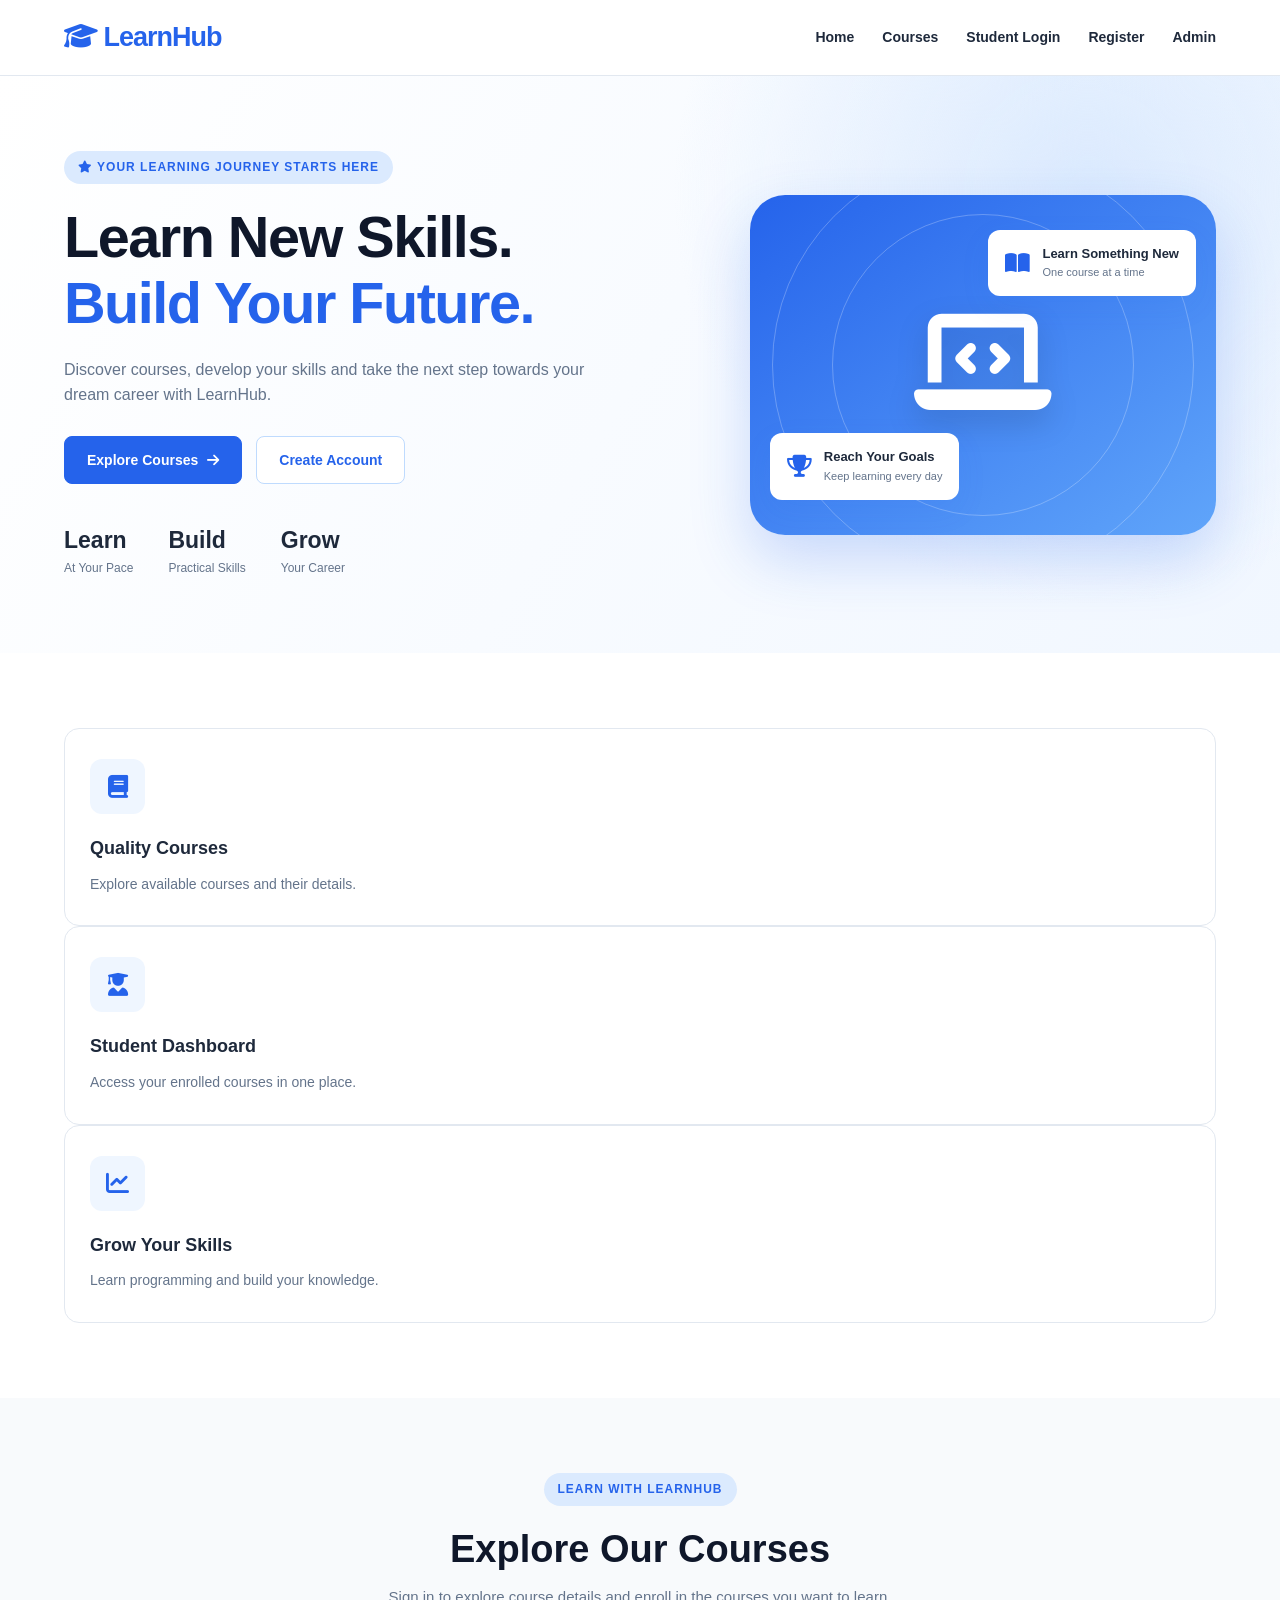
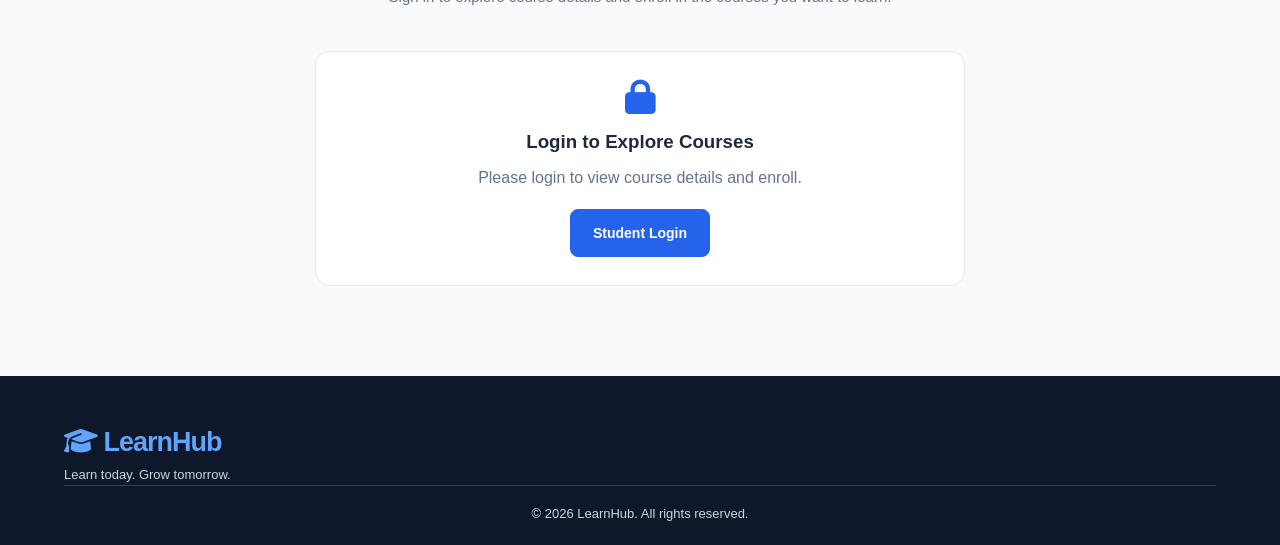
<file: index.html>
<!DOCTYPE html>
<html lang="en">
<head>
    <meta charset="UTF-8">
    <meta name="viewport" content="width=device-width, initial-scale=1.0">

    <title>LearnHub | Online Learning Platform</title>

    <link rel="stylesheet" href="style.css">
    <link rel="stylesheet" href="https://cdnjs.cloudflare.com/ajax/libs/font-awesome/6.5.2/css/all.min.css">
</head>

<body>

    <!-- NAVBAR -->
    <header class="navbar">
        <a href="index.html" class="logo">
            <i class="fa-solid fa-graduation-cap"></i>
            LearnHub
        </a>

        <nav class="nav-links">
            <a href="#home">Home</a>
            <a href="#courses">Courses</a>
            <a href="student-login.html">Student Login</a>
            <a href="student-register.html">Register</a>
            <a href="admin-login.html" class="admin-link">Admin</a>
        </nav>

        <button class="menu-toggle" id="menuToggle"
                aria-label="Toggle navigation">
            <i class="fa-solid fa-bars"></i>
        </button>
    </header>


    <!-- HERO SECTION -->
    <main>
        <section class="hero" id="home">

            <div class="hero-content">
                <span class="eyebrow">
                    <i class="fa-solid fa-star"></i>
                    YOUR LEARNING JOURNEY STARTS HERE
                </span>

                <h1>
                    Learn New Skills.<br>
                    <span>Build Your Future.</span>
                </h1>

                <p>
                    Discover courses, develop your skills and take
                    the next step towards your dream career with LearnHub.
                </p>

                <div class="hero-actions">
                    <a href="#courses" class="btn btn-primary">
                        Explore Courses
                        <i class="fa-solid fa-arrow-right"></i>
                    </a>

                    <a href="student-register.html"
                       class="btn btn-outline">
                        Create Account
                    </a>
                </div>

                <div class="hero-stats">
                    <div>
                        <strong>Learn</strong>
                        <span>At Your Pace</span>
                    </div>

                    <div>
                        <strong>Build</strong>
                        <span>Practical Skills</span>
                    </div>

                    <div>
                        <strong>Grow</strong>
                        <span>Your Career</span>
                    </div>
                </div>
            </div>

            <div class="hero-visual">
                <div class="visual-icon main-icon">
                    <i class="fa-solid fa-laptop-code"></i>
                </div>

                <div class="floating-card floating-top">
                    <i class="fa-solid fa-book-open"></i>
                    <div>
                        <strong>Learn Something New</strong>
                        <span>One course at a time</span>
                    </div>
                </div>

                <div class="floating-card floating-bottom">
                    <i class="fa-solid fa-trophy"></i>
                    <div>
                        <strong>Reach Your Goals</strong>
                        <span>Keep learning every day</span>
                    </div>
                </div>
            </div>

        </section>


        <!-- FEATURES -->
        <section class="features">
            <div class="feature-card">
                <div class="feature-icon">
                    <i class="fa-solid fa-book"></i>
                </div>
                <h3>Quality Courses</h3>
                <p>Explore available courses and their details.</p>
            </div>

            <div class="feature-card">
                <div class="feature-icon">
                    <i class="fa-solid fa-user-graduate"></i>
                </div>
                <h3>Student Dashboard</h3>
                <p>Access your enrolled courses in one place.</p>
            </div>

            <div class="feature-card">
                <div class="feature-icon">
                    <i class="fa-solid fa-chart-line"></i>
                </div>
                <h3>Grow Your Skills</h3>
                <p>Learn programming and build your knowledge.</p>
            </div>
        </section>


        <!-- COURSES SECTION -->
        <section class="section courses-section" id="courses">

            <div class="section-heading">
                <span class="eyebrow">LEARN WITH LEARNHUB</span>
                <h2>Explore Our Courses</h2>
                <p>
                    Sign in to explore course details and enroll
                    in the courses you want to learn.
                </p>
            </div>

            <!-- Shown when the student is not logged in -->
            <div id="courseLoginNotice" class="notice-card">
                <i class="fa-solid fa-lock"></i>

                <div>
                    <h3>Login to Explore Courses</h3>
                    <p>
                        Please login to view course details and enroll.
                    </p>
                </div>

                <a href="student-login.html" class="btn btn-primary">
                    Student Login
                </a>
            </div>

            <!-- Course search appears after login -->
            <div id="courseTools" class="course-tools hidden">

                <div class="search-box">
                    <i class="fa-solid fa-magnifying-glass"></i>

                    <input
                        type="text"
                        id="courseSearch"
                        placeholder="Search courses by name..."
                    >
                </div>

                <button class="btn btn-primary"
                        id="searchButton" type="button">
                    Search
                </button>

                <button class="btn btn-outline"
                        id="viewAllButton" type="button">
                    View All
                </button>
            </div>

            <p id="courseMessage" class="message" role="status"></p>

            <div id="courseList" class="course-grid"></div>

        </section>


        <!-- STUDENT DASHBOARD SHORTCUT -->
        <section class="student-cta hidden" id="studentShortcut">
            <div>
                <span class="eyebrow">WELCOME BACK</span>
                <h2>Hello, <span id="welcomeStudentName">Student</span>!</h2>
                <p>Continue your learning journey with your enrolled courses.</p>
            </div>

            <a href="student-dashboard.html" class="btn btn-primary">
                My Dashboard
                <i class="fa-solid fa-arrow-right"></i>
            </a>
        </section>

    </main>


    <!-- FOOTER -->
    <footer class="footer">
        <a href="index.html" class="logo">
            <i class="fa-solid fa-graduation-cap"></i>
            LearnHub
        </a>

        <p>Learn today. Grow tomorrow.</p>

        <p class="copyright">
            &copy; 2026 LearnHub. All rights reserved.
        </p>
    </footer>


    <!-- JavaScript -->
    <script src="script.js"></script>

</body>
</html>
</file>
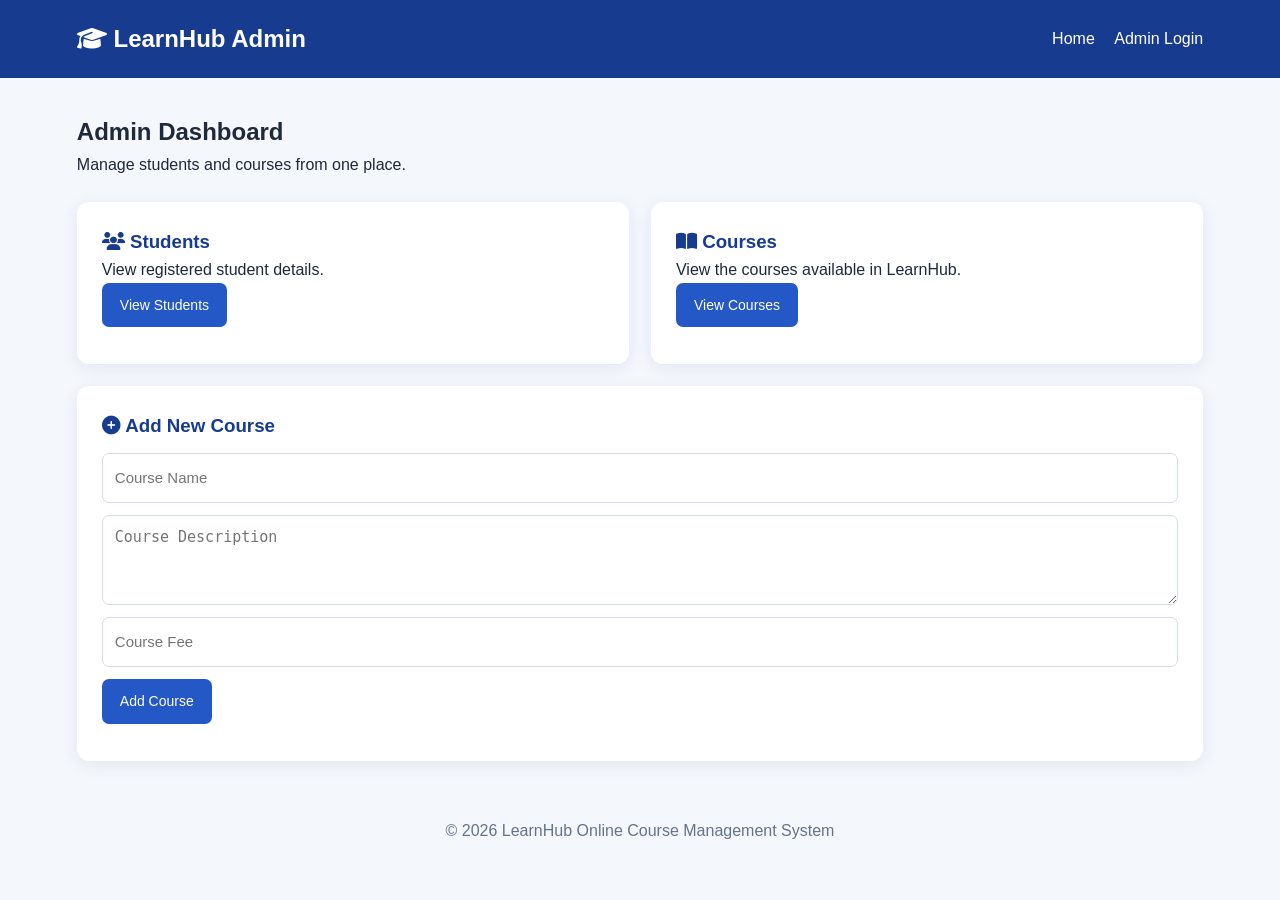
<file: admin-dashboard.html>
<!DOCTYPE html>
<html lang="en">
<head>
    <meta charset="UTF-8">
    <meta name="viewport" content="width=device-width, initial-scale=1.0">
    <title>Admin Dashboard | LearnHub</title>

    <link rel="stylesheet" href="style.css">
    <link rel="stylesheet"
          href="https://cdnjs.cloudflare.com/ajax/libs/font-awesome/6.5.2/css/all.min.css">

    <style>
        body {
            margin: 0;
            background: #f4f7fc;
            font-family: Arial, sans-serif;
            color: #1e293b;
        }

        .admin-header {
            background: #173b8f;
            color: white;
            padding: 20px 6%;
            display: flex;
            justify-content: space-between;
            align-items: center;
            gap: 15px;
            flex-wrap: wrap;
        }

        .admin-header h2 {
            margin: 0;
        }

        .admin-header a {
            color: white;
            text-decoration: none;
            margin-left: 15px;
        }

        .admin-container {
            width: 88%;
            max-width: 1200px;
            margin: 35px auto;
        }

        .admin-welcome {
            margin-bottom: 25px;
        }

        .admin-grid {
            display: grid;
            grid-template-columns: repeat(auto-fit, minmax(280px, 1fr));
            gap: 22px;
        }

        .admin-card {
            background: white;
            padding: 25px;
            border-radius: 12px;
            box-shadow: 0 4px 18px rgba(20, 40, 90, 0.08);
            margin-bottom: 22px;
        }

        .admin-card h3 {
            color: #173b8f;
            margin-top: 0;
        }

        .admin-form input,
        .admin-form textarea {
            display: block;
            width: 100%;
            box-sizing: border-box;
            padding: 12px;
            margin: 12px 0;
            border: 1px solid #d5ddeb;
            border-radius: 7px;
            font-size: 15px;
        }

        .admin-form textarea {
            min-height: 90px;
            resize: vertical;
        }

        .admin-btn {
            background: #2458c6;
            color: white;
            border: none;
            padding: 11px 18px;
            border-radius: 7px;
            cursor: pointer;
            font-size: 14px;
        }

        .admin-btn:hover {
            background: #173b8f;
        }

        .admin-btn:disabled {
            opacity: 0.6;
            cursor: not-allowed;
        }

        .admin-message {
            margin-top: 12px;
            overflow-wrap: anywhere;
        }

        .admin-list {
            display: grid;
            gap: 12px;
        }

        .admin-item {
            border: 1px solid #e1e8f5;
            border-radius: 8px;
            padding: 15px;
            overflow-wrap: anywhere;
        }

        .admin-item h4 {
            margin: 0 0 8px;
            color: #173b8f;
        }

        .admin-item p {
            margin: 5px 0;
            line-height: 1.5;
        }

        .admin-footer {
            text-align: center;
            padding: 22px;
            color: #64748b;
        }

        @media (max-width: 600px) {
            .admin-container {
                width: 92%;
            }

            .admin-header {
                padding: 18px 4%;
            }

            .admin-header a {
                margin-left: 0;
                margin-right: 12px;
            }
        }
    </style>
</head>

<body>

<header class="admin-header">
    <h2><i class="fa-solid fa-graduation-cap"></i> LearnHub Admin</h2>

    <nav>
        <a href="index.html">Home</a>
        <a href="admin-login.html">Admin Login</a>
    </nav>
</header>

<main class="admin-container">

    <section class="admin-welcome">
        <h1>Admin Dashboard</h1>
        <p>Manage students and courses from one place.</p>
    </section>

    <section class="admin-grid">

        <div class="admin-card">
            <h3><i class="fa-solid fa-users"></i> Students</h3>
            <p>View registered student details.</p>
            <button class="admin-btn" id="loadStudentsBtn">
                View Students
            </button>
            <p id="studentMessage" class="admin-message" aria-live="polite"></p>
            <div id="studentList" class="admin-list"></div>
        </div>

        <div class="admin-card">
            <h3><i class="fa-solid fa-book-open"></i> Courses</h3>
            <p>View the courses available in LearnHub.</p>
            <button class="admin-btn" id="loadCoursesBtn">
                View Courses
            </button>
            <p id="courseMessage" class="admin-message" aria-live="polite"></p>
            <div id="courseList" class="admin-list"></div>
        </div>

    </section>

    <section class="admin-card">
        <h3><i class="fa-solid fa-circle-plus"></i> Add New Course</h3>

        <form id="addCourseForm" class="admin-form">
            <input
                type="text"
                id="courseName"
                placeholder="Course Name"
                required>

            <textarea
                id="courseDescription"
                placeholder="Course Description"
                required></textarea>

            <input
                type="number"
                id="courseFee"
                placeholder="Course Fee"
                min="0"
                step="0.01"
                required>

            <button type="submit" class="admin-btn" id="addCourseBtn">
                Add Course
            </button>
        </form>

        <p id="addCourseMessage" class="admin-message" aria-live="polite"></p>
    </section>

</main>

<footer class="admin-footer">
    © 2026 LearnHub Online Course Management System
</footer>

<script>
    const API_URL = "http://localhost:8080/api";

    const studentList = document.getElementById("studentList");
    const courseList = document.getElementById("courseList");
    const studentMessage = document.getElementById("studentMessage");
    const courseMessage = document.getElementById("courseMessage");
    const addCourseMessage = document.getElementById("addCourseMessage");

    // Display errors and status messages safely.
    function showMessage(element, message) {
        element.textContent = message;
    }

    // Read an API response and handle unsuccessful requests.
    async function readResponse(response) {
        const text = await response.text();

        if (!response.ok) {
            throw new Error(text || "Request failed. Please try again.");
        }

        if (!text) {
            return null;
        }

        try {
            return JSON.parse(text);
        } catch {
            return text;
        }
    }

    // Load registered students.
    
    // Load enrolled students.
    async function loadStudents() {
        studentList.replaceChildren();
        showMessage(studentMessage, "Loading enrolled students...");

        try {
            const response = await fetch(`${API_URL}/enrollments/all`);
            const students = await readResponse(response);

            if (!Array.isArray(students)) {
                throw new Error("Unexpected student data from the server.");
            }

            if (students.length === 0) {
                showMessage(studentMessage, "No enrolled students yet.");
                return;
            }

            showMessage(
                studentMessage,
                `Total enrolled students: ${students.length}`
            );

            students.forEach(student => {
                const card = document.createElement("div");
                card.className = "admin-item";

                const name = document.createElement("h4");
                
                name.textContent = "NAME: " + JSON.stringify(student.studentName);

                const email = document.createElement("p");
                email.textContent = "Email: " + student.studentEmail;

                const course = document.createElement("p");
                course.textContent = "Course: " + student.courseName;

                card.append(name, email, course);
                studentList.appendChild(card);
            });

        } catch (error) {
            showMessage(
                studentMessage,
                "Could not load students: " + error.message
            );
        }
    }

    // Load all available courses.
    async function loadCourses() {
        courseList.replaceChildren();
        showMessage(courseMessage, "Loading courses...");

        try {
            const response = await fetch(`${API_URL}/courses`);
            const courses = await readResponse(response);

            if (!Array.isArray(courses)) {
                throw new Error("Unexpected course data from the server.");
            }

            if (courses.length === 0) {
                showMessage(courseMessage, "No courses available.");
                return;
            }

            showMessage(courseMessage, `Total courses: ${courses.length}`);

            courses.forEach(course => {
                const card = document.createElement("div");
                card.className = "admin-item";

                const name = document.createElement("h4");
                name.textContent = course.courseName || "Course";

                const description = document.createElement("p");
                description.textContent =
                    course.description || "No description available.";

                const fee = document.createElement("p");
                fee.textContent = "Fee: ₹" + (course.fee ?? "Not available");

                card.append(name, description, fee);
                courseList.appendChild(card);
            });

        } catch (error) {
            showMessage(
                courseMessage,
                "Could not load courses: " + error.message
            );
        }
    }

    // Add a course through the existing Spring Boot API.
    document.getElementById("addCourseForm").addEventListener("submit", async function (event) {
        event.preventDefault();

        const button = document.getElementById("addCourseBtn");
        button.disabled = true;
        showMessage(addCourseMessage, "Adding course...");

        const course = {
            courseName: document.getElementById("courseName").value.trim(),
            description: document.getElementById("courseDescription").value.trim(),
            fee: Number(document.getElementById("courseFee").value)
        };

        try {
            const response = await fetch(`${API_URL}/courses`, {
                method: "POST",
                headers: {
                    "Content-Type": "application/json"
                },
                body: JSON.stringify(course)
            });

            const result = await readResponse(response);

            showMessage(
                addCourseMessage,
                typeof result === "string"
                    ? result
                    : "Course added successfully!"
            );

            this.reset();
            await loadCourses();

        } catch (error) {
            showMessage(
                addCourseMessage,
                "Could not add course: " + error.message
            );
        } finally {
            button.disabled = false;
        }
    });

    document.getElementById("loadStudentsBtn")
        .addEventListener("click", loadStudents);

    document.getElementById("loadCoursesBtn")
        .addEventListener("click", loadCourses);
</script>

</body>
</html>
</file>
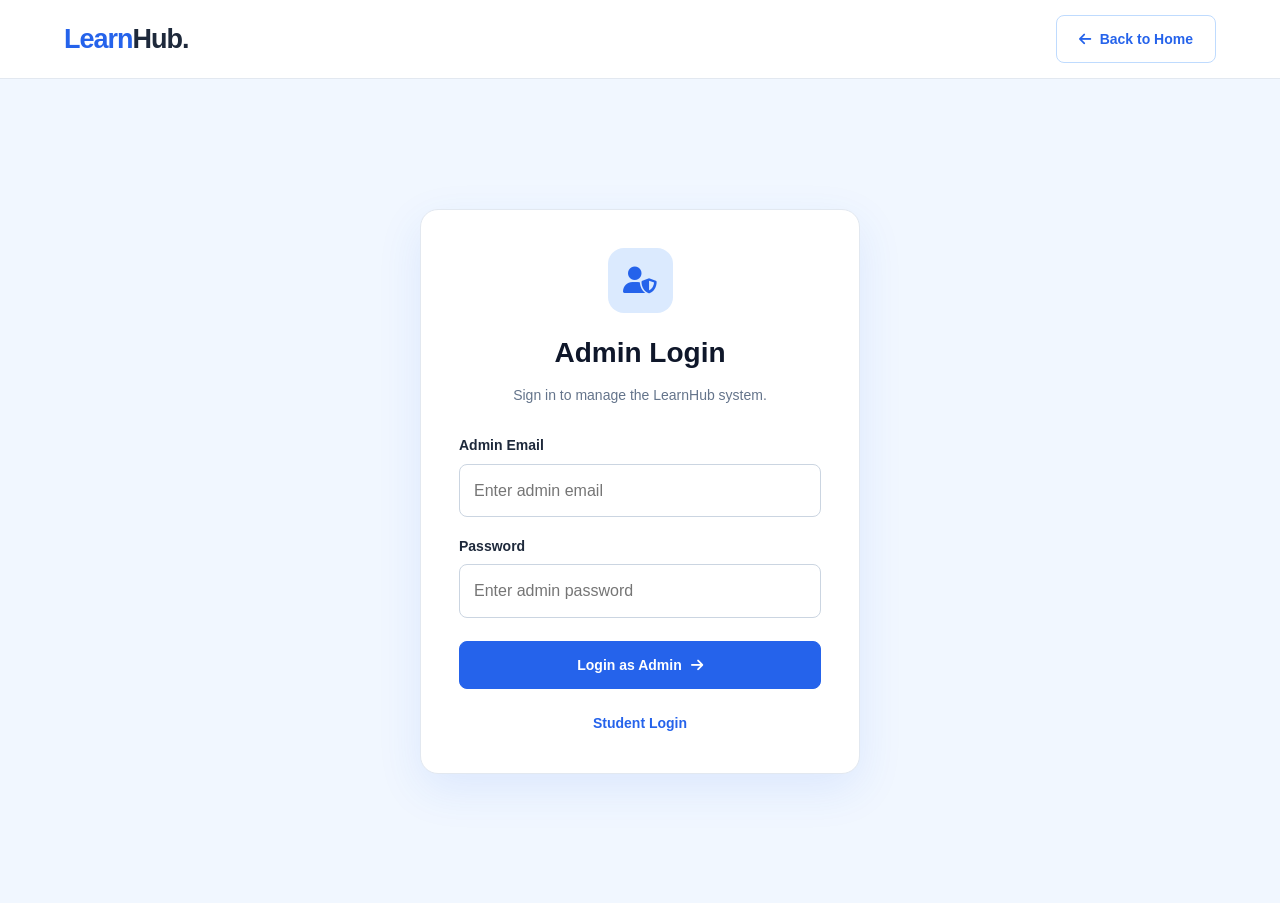
<file: admin-login.html>
<!DOCTYPE html>
<html lang="en">
<head>
    <meta charset="UTF-8">
    <meta name="viewport" content="width=device-width, initial-scale=1.0">
    <title>Admin Login | LearnHub</title>

    <link rel="stylesheet" href="style.css">
    <link rel="stylesheet"
          href="https://cdnjs.cloudflare.com/ajax/libs/font-awesome/6.5.2/css/all.min.css">

    <style>
        .admin-login-page {
            min-height: calc(100vh - 76px);
            display: flex;
            justify-content: center;
            align-items: center;
            padding: 40px 20px;
            background: #f1f7ff;
        }

        .admin-login-card {
            width: 100%;
            max-width: 440px;
            padding: 38px;
            background: #fff;
            border: 1px solid #e2e8f0;
            border-radius: 18px;
            box-shadow: 0 15px 45px rgba(37, 99, 235, 0.10);
        }

        .admin-icon {
            width: 65px;
            height: 65px;
            display: flex;
            align-items: center;
            justify-content: center;
            margin: 0 auto 18px;
            border-radius: 16px;
            background: #dbeafe;
            color: #2563eb;
            font-size: 27px;
        }

        .admin-login-card h1 {
            text-align: center;
            font-size: 28px;
            margin-bottom: 8px;
            color: #0f172a;
        }

        .admin-subtitle {
            text-align: center;
            color: #64748b;
            font-size: 14px;
            margin-bottom: 28px;
        }

        .admin-form-group {
            margin-bottom: 18px;
        }

        .admin-form-group label {
            display: block;
            font-size: 14px;
            font-weight: 700;
            margin-bottom: 7px;
        }

        .admin-form-group input {
            width: 100%;
            padding: 13px 14px;
            border: 1px solid #cbd5e1;
            border-radius: 8px;
            outline: none;
        }

        .admin-form-group input:focus {
            border-color: #2563eb;
            box-shadow: 0 0 0 3px rgba(37, 99, 235, 0.10);
        }

        .admin-submit {
            width: 100%;
            margin-top: 5px;
        }

        .admin-message {
            margin-top: 15px;
            font-size: 14px;
            text-align: center;
            overflow-wrap: anywhere;
        }

        .admin-message.error {
            color: #b91c1c;
        }

        .admin-message.success {
            color: #15803d;
        }

        .admin-bottom {
            margin-top: 23px;
            text-align: center;
            font-size: 14px;
        }

        .admin-bottom a {
            color: #2563eb;
            font-weight: 700;
        }

        @media (max-width: 480px) {
            .admin-login-card {
                padding: 26px 20px;
            }
        }
    </style>
</head>

<body>

<header class="navbar">
    <a href="index.html" class="logo">Learn<span>Hub.</span></a>

    <a href="index.html" class="btn btn-outline">
        <i class="fa-solid fa-arrow-left"></i> Back to Home
    </a>
</header>

<main class="admin-login-page">
    <section class="admin-login-card">

        <div class="admin-icon">
            <i class="fa-solid fa-user-shield"></i>
        </div>

        <h1>Admin Login</h1>
        <p class="admin-subtitle">
            Sign in to manage the LearnHub system.
        </p>

        <form id="adminLoginForm">

            <div class="admin-form-group">
                <label for="adminEmail">Admin Email</label>
                <input
                    type="email"
                    id="adminEmail"
                    placeholder="Enter admin email"
                    autocomplete="username"
                    required>
            </div>

            <div class="admin-form-group">
                <label for="adminPassword">Password</label>
                <input
                    type="password"
                    id="adminPassword"
                    placeholder="Enter admin password"
                    autocomplete="current-password"
                    required>
            </div>

            <button type="submit"
                    class="btn btn-primary admin-submit"
                    id="adminLoginButton">
                Login as Admin
                <i class="fa-solid fa-arrow-right"></i>
            </button>

            <p id="adminMessage"
               class="admin-message"
               role="status"
               aria-live="polite"></p>

        </form>

        <div class="admin-bottom">
            <a href="student-login.html">Student Login</a>
        </div>

    </section>
</main>

<script>
    const adminLoginForm = document.getElementById("adminLoginForm");
    const adminLoginButton = document.getElementById("adminLoginButton");
    const adminMessage = document.getElementById("adminMessage");

    adminLoginForm.addEventListener("submit", async function (event) {
        event.preventDefault();

        const email = document.getElementById("adminEmail").value.trim();
        const password = document.getElementById("adminPassword").value;

        adminLoginButton.disabled = true;
        adminLoginButton.textContent = "Logging in...";
        adminMessage.textContent = "";
        adminMessage.className = "admin-message";

        try {
            const response = await fetch(
                "http://localhost:8080/api/admin/login",
                {
                    method: "POST",
                    credentials: "include",
                    headers: {
                        "Content-Type": "application/json"
                    },
                    body: JSON.stringify({
                        email: email,
                        password: password
                    })
                }
            );

            const result = await response.text();

            if (!response.ok) {
                throw new Error(result || "Invalid admin credentials.");
            }

            adminMessage.textContent = "Login successful! Opening dashboard...";
            adminMessage.classList.add("success");

            // Preserve the backend session cookie for protected API requests.
            setTimeout(() => {
                window.location.href = "admin-dashboard.html";
            }, 700);

        } catch (error) {
            console.error("Admin login error:", error);

            adminMessage.textContent =
                error.message.includes("Failed to fetch")
                    ? "Cannot connect to the server. Check Spring Boot and CORS settings."
                    : error.message;

            adminMessage.classList.add("error");

        } finally {
            adminLoginButton.disabled = false;
            adminLoginButton.innerHTML =
                'Login as Admin <i class="fa-solid fa-arrow-right"></i>';
        }
    });
</script>

</body>
</html>
</file>
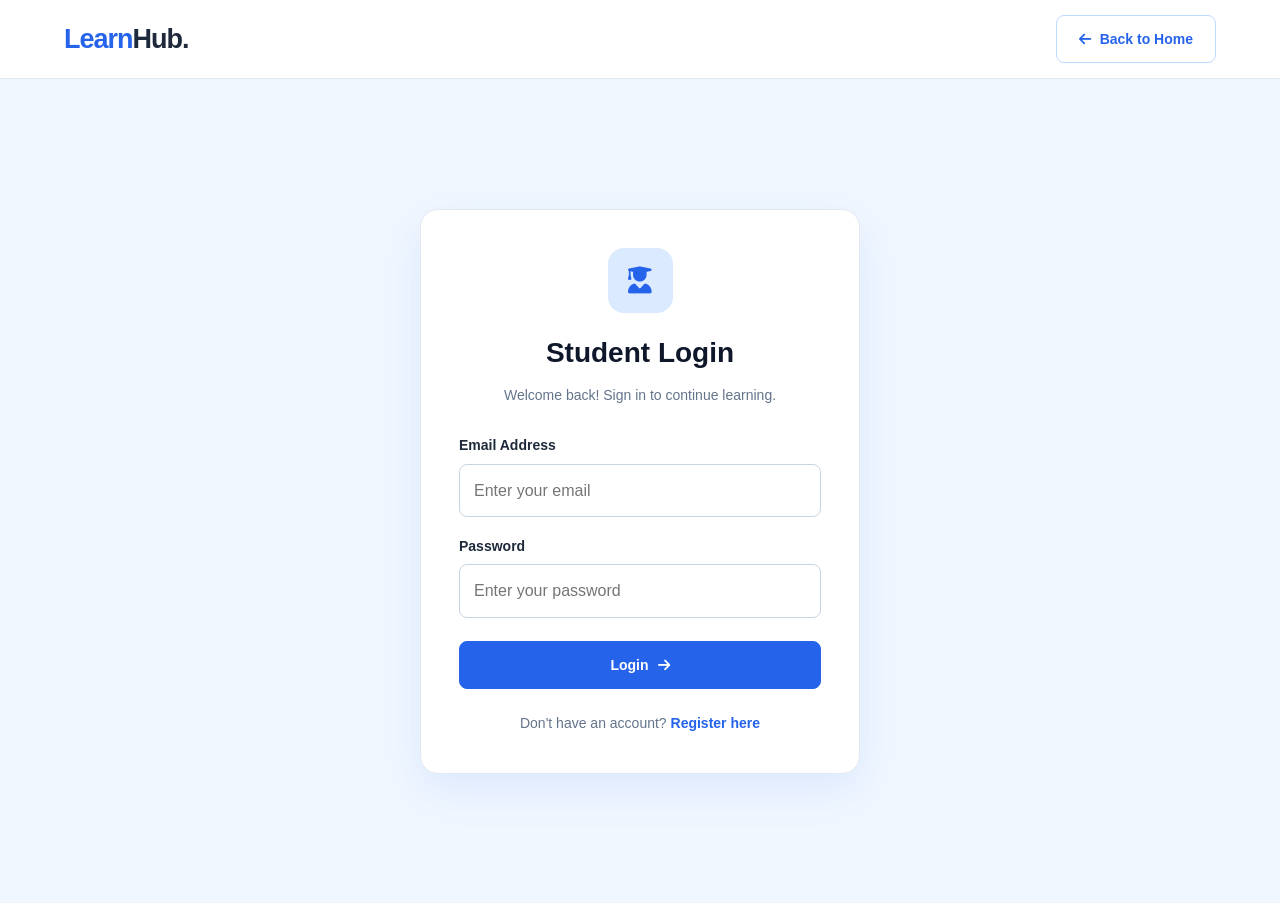
<file: student-dashboard.html>
<!DOCTYPE html>
<html lang="en">
<head>
    <meta charset="UTF-8">
    <meta name="viewport" content="width=device-width, initial-scale=1.0">
    <title>Student Dashboard | LearnHub</title>

    <link rel="stylesheet" href="style.css">
    <link rel="stylesheet"
          href="https://cdnjs.cloudflare.com/ajax/libs/font-awesome/6.5.2/css/all.min.css">

    <style>
        .dashboard-page {
            min-height: 80vh;
            padding: 45px 5%;
            background: #f8fafc;
        }

        .dashboard-header {
            display: flex;
            justify-content: space-between;
            align-items: center;
            gap: 20px;
            flex-wrap: wrap;
            margin-bottom: 30px;
        }

        .dashboard-header h1 {
            font-size: 30px;
            color: #0f172a;
        }

        .dashboard-header p {
            color: #64748b;
            margin-top: 5px;
        }

        .dashboard-stats {
            display: grid;
            grid-template-columns: repeat(3, minmax(0, 1fr));
            gap: 20px;
            margin-bottom: 40px;
        }

        .stat-card {
            background: #fff;
            padding: 24px;
            border: 1px solid #e2e8f0;
            border-radius: 14px;
        }

        .stat-card i {
            color: #2563eb;
            font-size: 23px;
            margin-bottom: 12px;
        }

        .stat-card h3 {
            font-size: 25px;
            color: #0f172a;
        }

        .stat-card p {
            color: #64748b;
            font-size: 14px;
        }

        .dashboard-section {
            margin-bottom: 40px;
        }

        .dashboard-section h2 {
            font-size: 23px;
            margin-bottom: 20px;
            color: #0f172a;
        }

        .dashboard-course-grid {
            display: grid;
            grid-template-columns: repeat(3, minmax(0, 1fr));
            gap: 20px;
        }

        .dashboard-course {
            padding: 23px;
            background: #fff;
            border: 1px solid #e2e8f0;
            border-radius: 14px;
        }

        .dashboard-course .course-icon {
            width: 48px;
            height: 48px;
            display: flex;
            justify-content: center;
            align-items: center;
            color: #2563eb;
            background: #dbeafe;
            border-radius: 12px;
            margin-bottom: 15px;
            font-size: 20px;
        }

        .dashboard-course h3 {
            margin-bottom: 8px;
        }

        .dashboard-course p {
            color: #64748b;
            font-size: 14px;
            margin-bottom: 12px;
        }

        .dashboard-course .course-fee {
            margin-bottom: 0;
        }

        .enrollment-list {
            display: grid;
            gap: 12px;
        }

        .enrollment-item {
            display: flex;
            justify-content: space-between;
            align-items: center;
            gap: 15px;
            flex-wrap: wrap;
            padding: 18px 20px;
            background: #fff;
            border: 1px solid #e2e8f0;
            border-radius: 10px;
        }

        .enrollment-item h3 {
            font-size: 16px;
        }

        .enrollment-item p {
            color: #64748b;
            font-size: 13px;
        }

        .status-label {
            display: inline-block;
            padding: 5px 10px;
            color: #166534;
            background: #dcfce7;
            border-radius: 20px;
            font-size: 12px;
            font-weight: 700;
        }

        .dashboard-message {
            color: #64748b;
            font-size: 14px;
            margin: 15px 0;
        }

        .dashboard-message.error {
            color: #b91c1c;
        }

        .dashboard-actions {
            display: flex;
            gap: 12px;
            flex-wrap: wrap;
            margin-top: 20px;
        }

        @media (max-width: 800px) {
            .dashboard-stats,
            .dashboard-course-grid {
                grid-template-columns: repeat(2, minmax(0, 1fr));
            }
        }

        @media (max-width: 550px) {
            .dashboard-header h1 {
                font-size: 25px;
            }

            .dashboard-stats,
            .dashboard-course-grid {
                grid-template-columns: 1fr;
            }

            .dashboard-page {
                padding: 30px 5%;
            }
        }
    </style>
</head>

<body>

<header class="navbar">
    <a href="index.html" class="logo">Learn<span>Hub.</span></a>

    <div style="display:flex; gap:12px; align-items:center; flex-wrap:wrap;">
        <a href="index.html" class="btn btn-outline">Home</a>
        <button id="logoutButton" class="btn btn-primary" type="button">
            <i class="fa-solid fa-right-from-bracket"></i> Logout
        </button>
    </div>
</header>

<main class="dashboard-page">

    <section class="dashboard-header">
        <div>
            <h1>Welcome, <span id="dashboardStudentName">Student</span>!</h1>
            <p>Continue your learning journey with LearnHub.</p>
        </div>
    </section>

    <section class="dashboard-stats">
        <article class="stat-card">
            <i class="fa-solid fa-book-open"></i>
            <h3 id="availableCount">—</h3>
            <p>Available Courses</p>
        </article>

        <article class="stat-card">
            <i class="fa-solid fa-graduation-cap"></i>
            <h3 id="enrolledCount">—</h3>
            <p>My Enrollments</p>
        </article>

        <article class="stat-card">
            <i class="fa-solid fa-user"></i>
            <h3 id="studentIdDisplay">—</h3>
            <p>Student ID</p>
        </article>
    </section>

    <section class="dashboard-section">
        <h2><i class="fa-solid fa-book-open" style="color:#2563eb;"></i>
            Available Courses
        </h2>

        <p id="coursesMessage" class="dashboard-message" role="status">
            Loading courses...
        </p>

        <div id="dashboardCourseList" class="dashboard-course-grid"></div>
    </section>

    <section class="dashboard-section">
        <h2><i class="fa-solid fa-graduation-cap" style="color:#2563eb;"></i>
            My Enrolled Courses
        </h2>

        <p id="enrollmentsMessage" class="dashboard-message" role="status">
            Loading your enrollments...
        </p>

        <div id="enrollmentList" class="enrollment-list"></div>
    </section>

    <div class="dashboard-actions">
        <a href="index.html#courses" class="btn btn-primary">
            Explore Homepage
        </a>
    </div>

</main>

<footer class="footer">
    <div class="copyright">
        <p>© 2026 LearnHub. All rights reserved.</p>
    </div>
</footer>

<script>
    const API = "http://localhost:8080/api";

    const studentId = localStorage.getItem("studentId");
    const studentName = localStorage.getItem("studentName");

    const dashboardStudentName =
        document.getElementById("dashboardStudentName");

    const availableCount = document.getElementById("availableCount");
    const enrolledCount = document.getElementById("enrolledCount");
    const studentIdDisplay = document.getElementById("studentIdDisplay");

    const coursesMessage = document.getElementById("coursesMessage");
    const enrollmentsMessage = document.getElementById("enrollmentsMessage");

    const dashboardCourseList =
        document.getElementById("dashboardCourseList");

    const enrollmentList = document.getElementById("enrollmentList");

    // Require a saved student login for this frontend page.
    if (!studentId || !studentName) {
        window.location.replace("student-login.html");
    } else {
        dashboardStudentName.textContent = studentName;
        studentIdDisplay.textContent = studentId;
        loadDashboard();
    }

    // Load courses and enrolled course IDs.
    async function loadDashboard() {
        await Promise.all([
            loadAvailableCourses(),
            loadMyEnrollments()
        ]);
    }

    async function loadAvailableCourses() {
        try {
            const response = await fetch(`${API}/courses`);

            if (!response.ok) {
                throw new Error("Could not retrieve courses.");
            }

            const courses = await response.json();

            availableCount.textContent = courses.length;
            coursesMessage.textContent = "";

            if (courses.length === 0) {
                coursesMessage.textContent = "No courses are available yet.";
                return;
            }

            courses.forEach((course) => {
                const card = document.createElement("article");
                card.className = "dashboard-course";

                const icon = document.createElement("div");
                icon.className = "course-icon";

                const iconElement = document.createElement("i");
                iconElement.className = "fa-solid fa-book";
                icon.appendChild(iconElement);

                const title = document.createElement("h3");
                title.textContent = course.courseName || "Course";

                const description = document.createElement("p");
                description.textContent =
                    course.description || "Explore this course.";

                const fee = document.createElement("p");
                fee.className = "course-fee";
                fee.textContent =
                    `₹${Number(course.fee || 0).toLocaleString("en-IN")}`;

                const button = document.createElement("button");
                button.type = "button";
                button.className = "btn btn-primary";
                button.textContent = "Enroll Now";

                button.addEventListener("click", () => {
                    enrollInCourse(course.id, button);
                });

                card.append(icon, title, description, fee, button);
                dashboardCourseList.appendChild(card);
            });
        } catch (error) {
            console.error(error);
            coursesMessage.textContent =
                "Unable to load courses. Check that Spring Boot is running.";
            coursesMessage.classList.add("error");
        }
    }

    async function loadMyEnrollments() {
        try {
            const response = await fetch(
                `${API}/enrollments/student/${encodeURIComponent(studentId)}`
            );

            if (!response.ok) {
                throw new Error("Could not retrieve your enrollments.");
            }

            const enrollments = await response.json();

            enrolledCount.textContent = enrollments.length;
            enrollmentsMessage.textContent = "";

            if (enrollments.length === 0) {
                enrollmentsMessage.textContent =
                    "You have not enrolled in any courses yet.";
                return;
            }

            // Fetch course details to show names rather than just IDs.
            const coursesResponse = await fetch(`${API}/courses`);
            const courses = coursesResponse.ok
                ? await coursesResponse.json()
                : [];

            enrollments.forEach((enrollment) => {
                const course = courses.find(
                    item => Number(item.id) === Number(enrollment.courseId)
                );

                const item = document.createElement("article");
                item.className = "enrollment-item";

                const details = document.createElement("div");

                const title = document.createElement("h3");
                title.textContent = course
                    ? course.courseName
                    : `Course ID: ${enrollment.courseId}`;

                const idText = document.createElement("p");
                idText.textContent = `Enrollment ID: ${enrollment.id}`;

                details.append(title, idText);

                const status = document.createElement("span");
                status.className = "status-label";
                status.textContent = "Enrolled";

                item.append(details, status);
                enrollmentList.appendChild(item);
            });
        } catch (error) {
            console.error(error);
            enrollmentsMessage.textContent =
                "Unable to load enrollments. Please try again.";
            enrollmentsMessage.classList.add("error");
        }
    }

    async function enrollInCourse(courseId, button) {
        button.disabled = true;
        button.textContent = "Enrolling...";

        try {
            const response = await fetch(`${API}/enrollments`, {
                method: "POST",
                headers: {
                    "Content-Type": "application/json"
                },
                body: JSON.stringify({
                    studentId: Number(studentId),
                    courseId: Number(courseId)
                })
            });

            const result = await response.text();

            if (!response.ok) {
                throw new Error(result || "Enrollment failed.");
            }

            alert(result || "Enrollment successful!");
            enrollmentList.innerHTML = "";
            await loadMyEnrollments();

        } catch (error) {
            console.error(error);
            alert(
                error.message.includes("Failed to fetch")
                    ? "Cannot connect to the backend. Check Spring Boot."
                    : error.message
            );
        } finally {
            button.disabled = false;
            button.textContent = "Enroll Now";
        }
    }

    // Clear frontend login values.
    document.getElementById("logoutButton").addEventListener("click", () => {
        localStorage.removeItem("studentId");
        localStorage.removeItem("studentName");
        localStorage.removeItem("studentEmail");

        window.location.replace("student-login.html");
    });
</script>

</body>
</html>
</file>
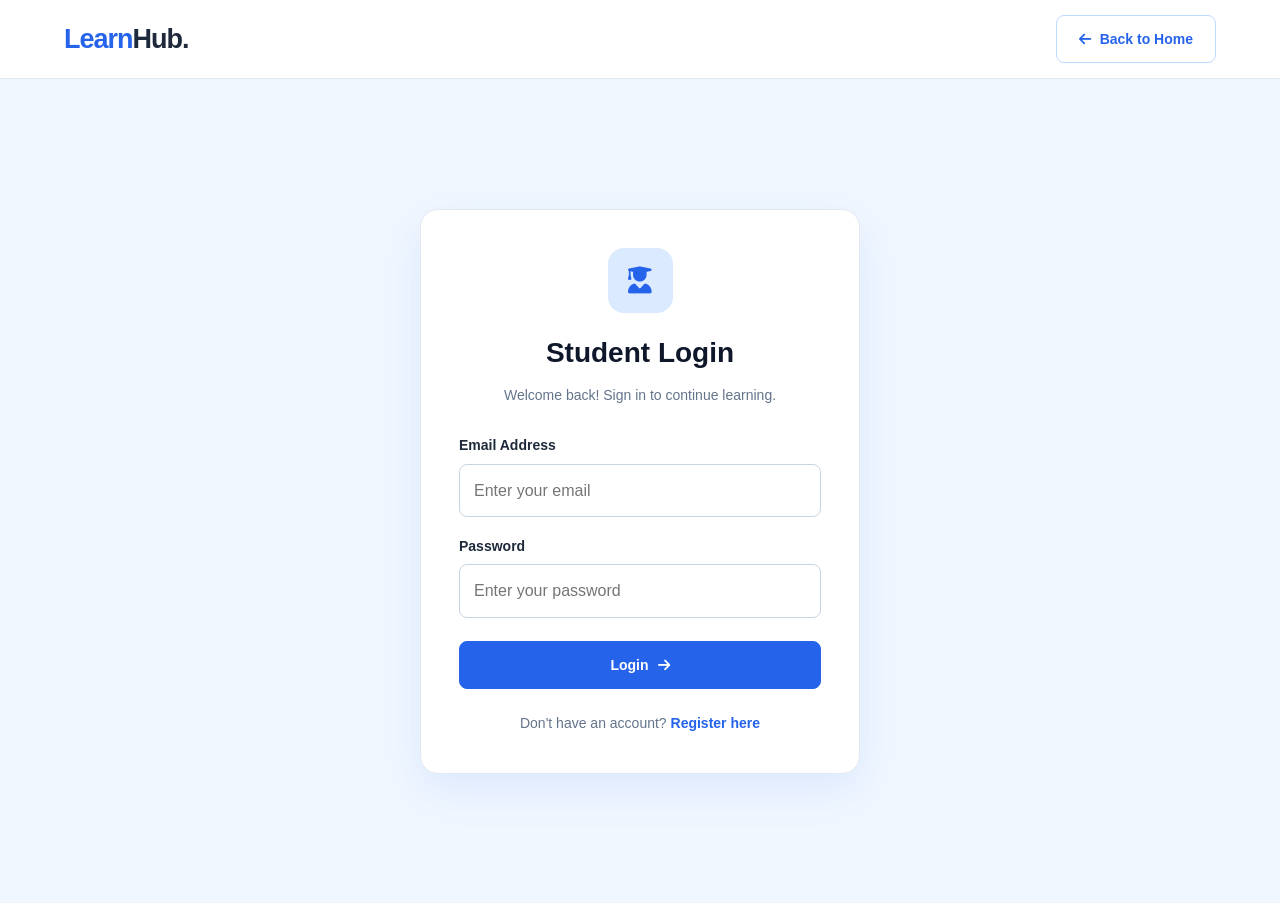
<file: student-login.html>
<!DOCTYPE html>
<html lang="en">
<head>
    <meta charset="UTF-8">
    <meta name="viewport" content="width=device-width, initial-scale=1.0">
    <title>Student Login | LearnHub</title>

    <link rel="stylesheet" href="style.css">
    <link rel="stylesheet"
          href="https://cdnjs.cloudflare.com/ajax/libs/font-awesome/6.5.2/css/all.min.css">

    <style>
        .login-page {
            min-height: calc(100vh - 76px);
            display: flex;
            align-items: center;
            justify-content: center;
            padding: 45px 20px;
            background: #f1f7ff;
        }

        .login-card {
            width: 100%;
            max-width: 440px;
            padding: 38px;
            background: #ffffff;
            border: 1px solid #e2e8f0;
            border-radius: 18px;
            box-shadow: 0 15px 45px rgba(37, 99, 235, 0.10);
        }

        .login-icon {
            width: 65px;
            height: 65px;
            margin: 0 auto 18px;
            display: flex;
            align-items: center;
            justify-content: center;
            border-radius: 16px;
            background: #dbeafe;
            color: #2563eb;
            font-size: 27px;
        }

        .login-card h1 {
            text-align: center;
            font-size: 28px;
            margin-bottom: 8px;
            color: #0f172a;
        }

        .login-subtitle {
            text-align: center;
            color: #64748b;
            font-size: 14px;
            margin-bottom: 28px;
        }

        .form-group {
            margin-bottom: 18px;
        }

        .form-group label {
            display: block;
            font-size: 14px;
            font-weight: 700;
            margin-bottom: 7px;
        }

        .form-group input {
            width: 100%;
            padding: 13px 14px;
            border: 1px solid #cbd5e1;
            border-radius: 8px;
            outline: none;
        }

        .form-group input:focus {
            border-color: #2563eb;
            box-shadow: 0 0 0 3px rgba(37, 99, 235, 0.10);
        }

        .login-submit {
            width: 100%;
            margin-top: 5px;
        }

        .login-message {
            margin-top: 15px;
            font-size: 14px;
            text-align: center;
            overflow-wrap: anywhere;
        }

        .login-message.error {
            color: #b91c1c;
        }

        .login-message.success {
            color: #15803d;
        }

        .login-bottom {
            margin-top: 23px;
            text-align: center;
            font-size: 14px;
            color: #64748b;
        }

        .login-bottom a {
            color: #2563eb;
            font-weight: 700;
        }

        @media (max-width: 480px) {
            .login-card {
                padding: 26px 20px;
            }
        }
    </style>
</head>

<body>

    <header class="navbar">
        <a href="index.html" class="logo">
            Learn<span>Hub.</span>
        </a>

        <a href="index.html" class="btn btn-outline">
            <i class="fa-solid fa-arrow-left"></i>
            Back to Home
        </a>
    </header>

    <main class="login-page">
        <section class="login-card">

            <div class="login-icon">
                <i class="fa-solid fa-user-graduate"></i>
            </div>

            <h1>Student Login</h1>
            <p class="login-subtitle">
                Welcome back! Sign in to continue learning.
            </p>

            <form id="studentLoginForm">

                <div class="form-group">
                    <label for="studentEmail">Email Address</label>
                    <input
                        type="email"
                        id="studentEmail"
                        name="studentEmail"
                        placeholder="Enter your email"
                        autocomplete="email"
                        required>
                </div>

                <div class="form-group">
                    <label for="studentPassword">Password</label>
                    <input
                        type="password"
                        id="studentPassword"
                        name="password"
                        placeholder="Enter your password"
                        autocomplete="current-password"
                        required>
                </div>

                <button type="submit" class="btn btn-primary login-submit"
                        id="loginButton">
                    Login <i class="fa-solid fa-arrow-right"></i>
                </button>

                <p id="loginMessage" class="login-message"
                   role="status" aria-live="polite"></p>

            </form>

            <div class="login-bottom">
                Don't have an account?
                <a href="student-register.html">Register here</a>
            </div>

        </section>
    </main>

    <script>
        const loginForm = document.getElementById("studentLoginForm");
        const loginButton = document.getElementById("loginButton");
        const loginMessage = document.getElementById("loginMessage");

        loginForm.addEventListener("submit", async function (event) {
            event.preventDefault();

            const studentEmail =
                document.getElementById("studentEmail").value.trim();

            const password =
                document.getElementById("studentPassword").value;

            loginButton.disabled = true;
            loginButton.textContent = "Logging in...";
            loginMessage.textContent = "";
            loginMessage.className = "login-message";

            try {
                const response = await fetch(
                    "http://localhost:8080/api/students/login",
                    {
                        method: "POST",
                        headers: {
                            "Content-Type": "application/json"
                        },
                        body: JSON.stringify({
                            studentEmail: studentEmail,
                            password: password
                        })
                    }
                );

                const responseText = await response.text();

                if (!response.ok) {
                    throw new Error(
                        responseText || "Invalid email or password."
                    );
                }

                let student;

                try {
                    student = JSON.parse(responseText);
                } catch {
                    throw new Error("Unexpected response from the server.");
                }

                if (!student.studentId || !student.studentName) {
                    throw new Error("Student details were not returned by the server.");
                }

                localStorage.setItem("studentId", student.studentId);
                localStorage.setItem("studentName", student.studentName);

                if (student.studentEmail) {
                    localStorage.setItem("studentEmail", student.studentEmail);
                }

                loginMessage.textContent = "Login successful! Redirecting...";
                loginMessage.classList.add("success");

                window.location.href = "student-dashboard.html";

            } catch (error) {
                console.error("Student login error:", error);

                loginMessage.textContent =
                    error.message.includes("Failed to fetch")
                        ? "Cannot connect to the server. Please check Spring Boot."
                        : error.message;

                loginMessage.classList.add("error");

            } finally {
                loginButton.disabled = false;
                loginButton.innerHTML =
                    'Login <i class="fa-solid fa-arrow-right"></i>';
            }
        });
    </script>

</body>
</html>
</file>
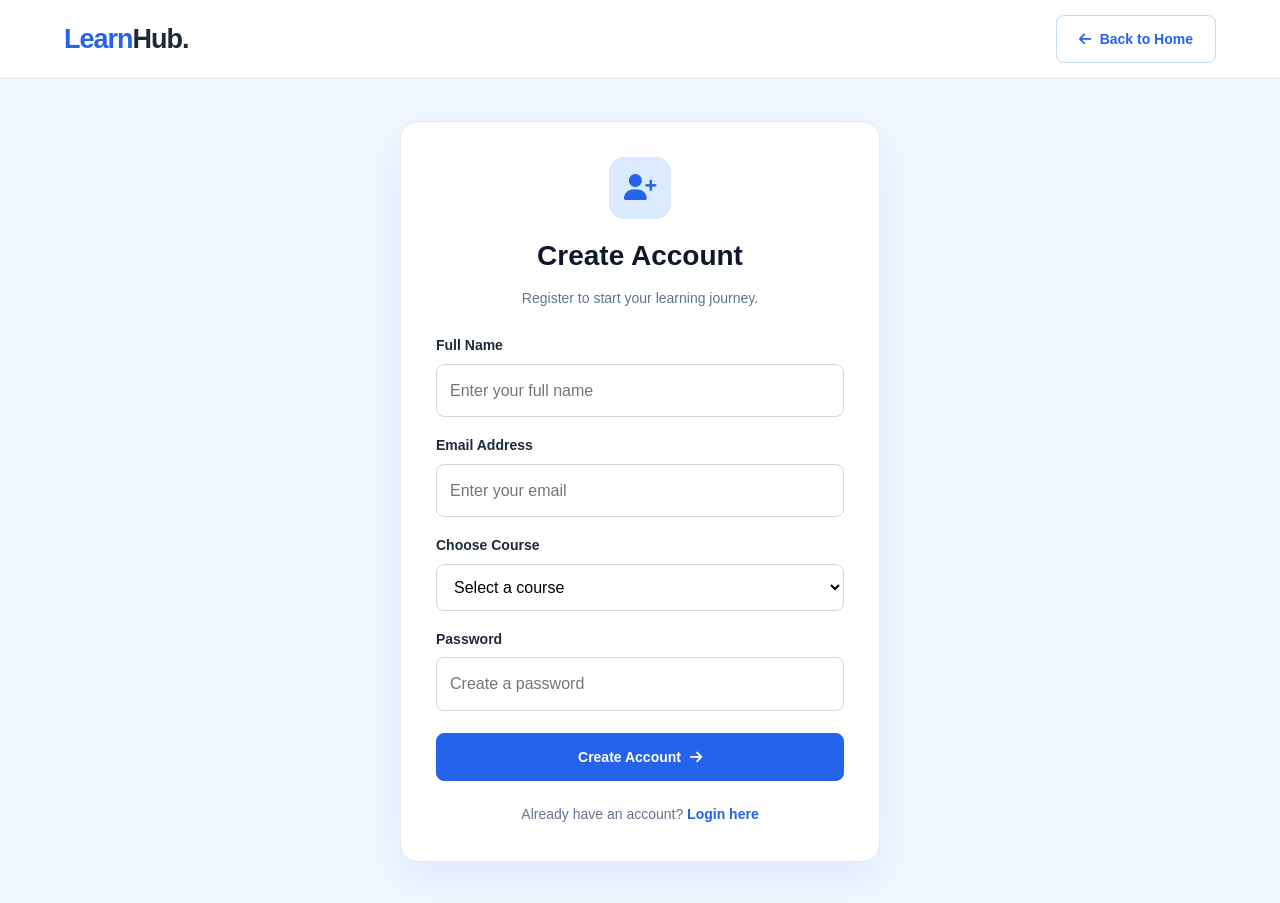
<file: student-register.html>
<!DOCTYPE html>
<html lang="en">
<head>
    <meta charset="UTF-8">
    <meta name="viewport" content="width=device-width, initial-scale=1.0">
    <title>Student Registration | LearnHub</title>

    <link rel="stylesheet" href="style.css">
    <link rel="stylesheet"
          href="https://cdnjs.cloudflare.com/ajax/libs/font-awesome/6.5.2/css/all.min.css">

    <style>
        .register-page {
            min-height: calc(100vh - 76px);
            display: flex;
            justify-content: center;
            align-items: center;
            padding: 40px 20px;
            background: #f1f7ff;
        }

        .register-card {
            width: 100%;
            max-width: 480px;
            padding: 35px;
            background: #fff;
            border: 1px solid #e2e8f0;
            border-radius: 18px;
            box-shadow: 0 15px 45px rgba(37, 99, 235, 0.10);
        }

        .register-icon {
            width: 62px;
            height: 62px;
            display: flex;
            align-items: center;
            justify-content: center;
            margin: 0 auto 15px;
            background: #dbeafe;
            color: #2563eb;
            border-radius: 15px;
            font-size: 26px;
        }

        .register-card h1 {
            text-align: center;
            color: #0f172a;
            font-size: 28px;
            margin-bottom: 8px;
        }

        .register-subtitle {
            text-align: center;
            color: #64748b;
            font-size: 14px;
            margin-bottom: 25px;
        }

        .form-group {
            margin-bottom: 17px;
        }

        .form-group label {
            display: block;
            font-size: 14px;
            font-weight: 700;
            margin-bottom: 7px;
        }

        .form-group input,
        .form-group select {
            width: 100%;
            padding: 13px;
            border: 1px solid #cbd5e1;
            border-radius: 8px;
            background: #fff;
            outline: none;
        }

        .form-group input:focus,
        .form-group select:focus {
            border-color: #2563eb;
            box-shadow: 0 0 0 3px rgba(37, 99, 235, 0.10);
        }

        .register-submit {
            width: 100%;
            margin-top: 5px;
        }

        .register-message {
            margin-top: 15px;
            text-align: center;
            font-size: 14px;
            overflow-wrap: anywhere;
        }

        .register-message.error {
            color: #b91c1c;
        }

        .register-message.success {
            color: #15803d;
        }

        .register-bottom {
            margin-top: 22px;
            text-align: center;
            color: #64748b;
            font-size: 14px;
        }

        .register-bottom a {
            color: #2563eb;
            font-weight: 700;
        }

        @media (max-width: 480px) {
            .register-card {
                padding: 25px 20px;
            }
        }
    </style>
</head>

<body>

    <header class="navbar">
        <a href="index.html" class="logo">
            Learn<span>Hub.</span>
        </a>

        <a href="index.html" class="btn btn-outline">
            <i class="fa-solid fa-arrow-left"></i>
            Back to Home
        </a>
    </header>

    <main class="register-page">
        <section class="register-card">

            <div class="register-icon">
                <i class="fa-solid fa-user-plus"></i>
            </div>

            <h1>Create Account</h1>
            <p class="register-subtitle">
                Register to start your learning journey.
            </p>

            <form id="studentRegisterForm">

                <div class="form-group">
                    <label for="studentName">Full Name</label>
                    <input
                        type="text"
                        id="studentName"
                        name="studentName"
                        placeholder="Enter your full name"
                        autocomplete="name"
                        required>
                </div>

                <div class="form-group">
                    <label for="studentEmail">Email Address</label>
                    <input
                        type="email"
                        id="studentEmail"
                        name="studentEmail"
                        placeholder="Enter your email"
                        autocomplete="email"
                        required>
                </div>

                <div class="form-group">
                    <label for="courseName">Choose Course</label>
                    <select id="courseName" name="courseName" required>
                        <option value="">Select a course</option>
                        <option value="Java">Java</option>
                        <option value="Python">Python</option>
                        <option value="Full Stack Development">Full Stack Development</option>
                        <option value="Web Development">Web Development</option>
                        <option value="Power BI">Power BI</option>
                    </select>
                </div>

                <div class="form-group">
                    <label for="password">Password</label>
                    <input
                        type="password"
                        id="password"
                        name="password"
                        placeholder="Create a password"
                        autocomplete="new-password"
                        minlength="6"
                        required>
                </div>

                <button type="submit"
                        class="btn btn-primary register-submit"
                        id="registerButton">
                    Create Account
                    <i class="fa-solid fa-arrow-right"></i>
                </button>

                <p id="registerMessage"
                   class="register-message"
                   role="status"
                   aria-live="polite"></p>

            </form>

            <div class="register-bottom">
                Already have an account?
                <a href="student-login.html">Login here</a>
            </div>

        </section>
    </main>

    <script>
        const registerForm =
            document.getElementById("studentRegisterForm");

        const registerButton =
            document.getElementById("registerButton");

        const registerMessage =
            document.getElementById("registerMessage");

        registerForm.addEventListener("submit", async function (event) {
            event.preventDefault();

            const studentName =
                document.getElementById("studentName").value.trim();

            const studentEmail =
                document.getElementById("studentEmail").value.trim();

            const courseName =
                document.getElementById("courseName").value;

            const password =
                document.getElementById("password").value;

            registerButton.disabled = true;
            registerButton.textContent = "Creating account...";
            registerMessage.textContent = "";
            registerMessage.className = "register-message";

            try {
                const response = await fetch(
                    "http://localhost:8080/api/students/register",
                    {
                        method: "POST",
                        headers: {
                            "Content-Type": "application/json"
                        },
                        body: JSON.stringify({
                            studentName: studentName,
                            studentEmail: studentEmail,
                            courseName: courseName,
                            password: password
                        })
                    }
                );

                const result = await response.text();

                if (!response.ok) {
                    throw new Error(
                        result || "Registration failed. Please try again."
                    );
                }

                registerMessage.textContent =
                    "Registration successful! Please log in.";

                registerMessage.classList.add("success");
                registerForm.reset();

                setTimeout(() => {
                    window.location.href = "student-login.html";
                }, 1500);

            } catch (error) {
                console.error("Registration error:", error);

                registerMessage.textContent =
                    error.message.includes("Failed to fetch")
                        ? "Cannot connect to the server. Please check Spring Boot."
                        : error.message;

                registerMessage.classList.add("error");

            } finally {
                registerButton.disabled = false;
                registerButton.innerHTML =
                    'Create Account <i class="fa-solid fa-arrow-right"></i>';
            }
        });
    </script>

</body>
</html>
</file>
<file: style.css>
/* =========================
   LEARNHUB - GLOBAL STYLES
========================= */

* {
    margin: 0;
    padding: 0;
    box-sizing: border-box;
}

:root {
    --primary: #2563eb;
    --primary-dark: #1d4ed8;
    --secondary: #eff6ff;
    --text: #1e293b;
    --muted: #64748b;
    --white: #ffffff;
    --border: #e2e8f0;
    --background: #f8fafc;
    --shadow: 0 10px 30px rgba(37, 99, 235, 0.08);
}

html {
    scroll-behavior: smooth;
    scroll-padding-top: 90px;
}

body {
    font-family: Arial, Helvetica, sans-serif;
    background: var(--white);
    color: var(--text);
    line-height: 1.6;
}

a {
    color: inherit;
    text-decoration: none;
}

button,
input,
select {
    font: inherit;
}

button {
    cursor: pointer;
}

.container {
    width: 90%;
    max-width: 1200px;
    margin: 0 auto;
}

/* =========================
   NAVIGATION BAR
========================= */

.navbar {
    width: 100%;
    min-height: 76px;
    background: var(--white);
    display: flex;
    align-items: center;
    justify-content: space-between;
    padding: 15px 5%;
    border-bottom: 1px solid var(--border);
    position: sticky;
    top: 0;
    z-index: 1000;
}

.logo {
    color: var(--primary);
    font-size: 27px;
    font-weight: 800;
    letter-spacing: -1px;
}

.logo span {
    color: var(--text);
}

.nav-links {
    display: flex;
    align-items: center;
    gap: 28px;
}

.nav-links a {
    font-size: 14px;
    font-weight: 600;
    color: var(--text);
    transition: color 0.3s ease;
}

.nav-links a:hover {
    color: var(--primary);
}

.menu-toggle {
    display: none;
    border: none;
    background: transparent;
    color: var(--text);
    font-size: 25px;
}

/* =========================
   BUTTONS
========================= */

.btn {
    display: inline-flex;
    align-items: center;
    justify-content: center;
    gap: 9px;
    padding: 12px 22px;
    border-radius: 8px;
    border: 1px solid transparent;
    font-size: 14px;
    font-weight: 700;
    transition: 0.3s ease;
}

.btn-primary {
    color: var(--white);
    background: var(--primary);
    border-color: var(--primary);
}

.btn-primary:hover {
    background: var(--primary-dark);
    border-color: var(--primary-dark);
    transform: translateY(-2px);
}

.btn-outline {
    color: var(--primary);
    background: var(--white);
    border-color: #bfdbfe;
}

.btn-outline:hover {
    background: var(--secondary);
    transform: translateY(-2px);
}

/* =========================
   HERO SECTION
========================= */

.hero {
    min-height: 530px;
    padding: 75px 5%;
    display: grid;
    grid-template-columns: 1.15fr 0.85fr;
    align-items: center;
    gap: 55px;
    background:
        radial-gradient(circle at 85% 20%, #dbeafe 0, transparent 35%),
        linear-gradient(120deg, #ffffff, #f1f7ff);
}

.hero-content {
    max-width: 650px;
}

.eyebrow {
    display: inline-block;
    color: var(--primary);
    background: #dbeafe;
    padding: 7px 14px;
    border-radius: 30px;
    font-size: 12px;
    font-weight: 800;
    letter-spacing: 1px;
    margin-bottom: 20px;
}

.hero h1 {
    color: #0f172a;
    font-size: clamp(36px, 4.5vw, 58px);
    line-height: 1.15;
    letter-spacing: -1.5px;
    margin-bottom: 20px;
}

.hero h1 span {
    color: var(--primary);
}

.hero-content p {
    max-width: 560px;
    color: var(--muted);
    font-size: 16px;
    margin-bottom: 28px;
}

.hero-actions {
    display: flex;
    flex-wrap: wrap;
    gap: 14px;
}

.hero-stats {
    display: flex;
    flex-wrap: wrap;
    gap: 35px;
    margin-top: 38px;
}

.hero-stats div {
    display: flex;
    flex-direction: column;
}

.hero-stats strong {
    color: var(--text);
    font-size: 23px;
}

.hero-stats span {
    color: var(--muted);
    font-size: 12px;
}

/* Hero visual card */

.hero-visual {
    min-height: 340px;
    position: relative;
    display: flex;
    align-items: center;
    justify-content: center;
    background: linear-gradient(145deg, #2563eb, #60a5fa);
    border-radius: 35px;
    box-shadow: 0 25px 60px rgba(37, 99, 235, 0.22);
    overflow: hidden;
}

.hero-visual::before,
.hero-visual::after {
    content: "";
    position: absolute;
    border: 1px solid rgba(255, 255, 255, 0.25);
    border-radius: 50%;
}

.hero-visual::before {
    width: 300px;
    height: 300px;
}

.hero-visual::after {
    width: 420px;
    height: 420px;
}

.visual-icon {
    position: relative;
    z-index: 1;
    color: var(--white);
    font-size: 110px;
}

.main-icon {
    filter: drop-shadow(0 12px 15px rgba(0, 0, 0, 0.15));
}

.floating-card {
    position: absolute;
    z-index: 2;
    display: flex;
    align-items: center;
    gap: 12px;
    padding: 14px 17px;
    background: var(--white);
    border-radius: 12px;
    box-shadow: var(--shadow);
}

.floating-card i {
    color: var(--primary);
    font-size: 22px;
}

.floating-card strong {
    display: block;
    font-size: 13px;
}

.floating-card span {
    display: block;
    color: var(--muted);
    font-size: 11px;
}

.floating-top {
    top: 35px;
    right: 20px;
}

.floating-bottom {
    bottom: 35px;
    left: 20px;
}

/* =========================
   FEATURES SECTION
========================= */

.features {
    padding: 75px 5%;
    background: var(--white);
}

.section-heading {
    text-align: center;
    max-width: 650px;
    margin: 0 auto 42px;
}

.section-heading h2 {
    color: #0f172a;
    font-size: clamp(27px, 3vw, 38px);
    line-height: 1.25;
    margin-bottom: 12px;
}

.section-heading p {
    color: var(--muted);
    font-size: 15px;
}

.feature-grid {
    display: grid;
    grid-template-columns: repeat(3, minmax(0, 1fr));
    gap: 24px;
}

.feature-card {
    padding: 30px 25px;
    border: 1px solid var(--border);
    border-radius: 15px;
    background: var(--white);
    transition: 0.3s ease;
}

.feature-card:hover {
    border-color: #bfdbfe;
    box-shadow: var(--shadow);
    transform: translateY(-5px);
}

.feature-icon {
    width: 55px;
    height: 55px;
    display: flex;
    align-items: center;
    justify-content: center;
    color: var(--primary);
    background: var(--secondary);
    border-radius: 12px;
    font-size: 23px;
    margin-bottom: 20px;
}

.feature-card h3 {
    font-size: 18px;
    margin-bottom: 10px;
}

.feature-card p {
    color: var(--muted);
    font-size: 14px;
}

/* =========================
   COURSES SECTION
========================= */

.section {
    padding: 75px 5%;
}

.courses-section {
    background: var(--background);
}

.course-tools {
    max-width: 750px;
    margin: 0 auto 30px;
    display: flex;
    flex-wrap: wrap;
    align-items: center;
    gap: 12px;
}

.search-box {
    flex: 1;
    min-width: 220px;
    display: flex;
    align-items: center;
    gap: 10px;
    padding: 0 15px;
    background: var(--white);
    border: 1px solid var(--border);
    border-radius: 8px;
}

.search-box i {
    color: var(--muted);
}

.search-box input {
    width: 100%;
    min-width: 0;
    padding: 13px 0;
    border: none;
    outline: none;
    background: transparent;
    color: var(--text);
}

.course-grid {
    display: grid;
    grid-template-columns: repeat(3, minmax(0, 1fr));
    gap: 22px;
}

.course-card {
    display: flex;
    flex-direction: column;
    padding: 25px;
    background: var(--white);
    border: 1px solid var(--border);
    border-radius: 14px;
    box-shadow: 0 4px 15px rgba(15, 23, 42, 0.03);
    transition: 0.3s ease;
}

.course-card:hover {
    transform: translateY(-5px);
    border-color: #bfdbfe;
    box-shadow: var(--shadow);
}

.course-card .course-icon {
    width: 50px;
    height: 50px;
    display: flex;
    align-items: center;
    justify-content: center;
    background: var(--secondary);
    color: var(--primary);
    border-radius: 12px;
    font-size: 22px;
    margin-bottom: 18px;
}

.course-card h3 {
    font-size: 20px;
    margin-bottom: 8px;
}

.course-card p {
    color: var(--muted);
    font-size: 14px;
    margin-bottom: 15px;
}

.course-fee {
    color: var(--primary);
    font-size: 19px;
    font-weight: 800;
    margin-top: auto;
    margin-bottom: 15px;
}

.course-card .btn {
    width: 100%;
}

.notice-card {
    max-width: 650px;
    margin: 0 auto;
    padding: 28px;
    text-align: center;
    background: var(--white);
    border: 1px solid var(--border);
    border-radius: 14px;
}

.notice-card i {
    color: var(--primary);
    font-size: 35px;
    margin-bottom: 12px;
}

.notice-card h3 {
    margin-bottom: 8px;
}

.notice-card p {
    color: var(--muted);
    margin-bottom: 18px;
}

.message {
    width: 100%;
    margin: 15px 0;
    font-size: 14px;
    color: var(--muted);
    text-align: center;
}

.message.success {
    color: #15803d;
}

.message.error {
    color: #b91c1c;
}

.student-cta {
    max-width: 900px;
    margin: 45px auto 0;
    padding: 30px;
    display: flex;
    align-items: center;
    justify-content: space-between;
    gap: 20px;
    background: #dbeafe;
    border-radius: 15px;
}

.student-cta h3 {
    margin-bottom: 5px;
}

.student-cta p {
    color: #475569;
    font-size: 14px;
}

/* =========================
   FOOTER
========================= */

.footer {
    padding: 45px 5% 20px;
    background: #0f172a;
    color: var(--white);
}

.footer-content {
    display: flex;
    justify-content: space-between;
    align-items: center;
    flex-wrap: wrap;
    gap: 25px;
    padding-bottom: 25px;
}

.footer .logo {
    color: #60a5fa;
}

.footer .logo span {
    color: var(--white);
}

.footer p {
    color: #cbd5e1;
    font-size: 13px;
}

.footer-links {
    display: flex;
    flex-wrap: wrap;
    gap: 20px;
}

.footer-links a {
    color: #cbd5e1;
    font-size: 13px;
}

.footer-links a:hover {
    color: var(--white);
}

.copyright {
    padding-top: 18px;
    border-top: 1px solid #334155;
    text-align: center;
}

/* Utility */

.hidden {
    display: none !important;
}

/* =========================
   RESPONSIVE DESIGN
========================= */

@media (max-width: 900px) {
    .nav-links {
        gap: 16px;
    }

    .hero {
        grid-template-columns: 1fr;
        gap: 40px;
    }

    .hero-content {
        max-width: 750px;
    }

    .hero-visual {
        max-width: 600px;
        width: 100%;
        margin: 0 auto;
    }

    .feature-grid,
    .course-grid {
        grid-template-columns: repeat(2, minmax(0, 1fr));
    }
}

@media (max-width: 650px) {
    .navbar {
        min-height: 68px;
        padding: 12px 5%;
    }

    .logo {
        font-size: 24px;
    }

    .menu-toggle {
        display: block;
    }

    .nav-links {
        display: none;
        position: absolute;
        top: 100%;
        left: 0;
        right: 0;
        padding: 20px 5%;
        background: var(--white);
        border-bottom: 1px solid var(--border);
        flex-direction: column;
        align-items: stretch;
        gap: 0;
        box-shadow: 0 12px 20px rgba(15, 23, 42, 0.06);
    }

    .nav-links.active {
        display: flex;
    }

    .nav-links a {
        padding: 12px 0;
    }

    .hero {
        padding: 55px 5%;
    }

    .hero h1 {
        font-size: 37px;
    }

    .hero-content p {
        font-size: 14px;
    }

    .hero-stats {
        gap: 22px;
    }

    .hero-visual {
        min-height: 270px;
        border-radius: 22px;
    }

    .visual-icon {
        font-size: 80px;
    }

    .floating-card {
        padding: 10px;
    }

    .floating-top {
        top: 15px;
        right: 10px;
    }

    .floating-bottom {
        bottom: 15px;
        left: 10px;
    }

    .features,
    .section {
        padding: 55px 5%;
    }

    .feature-grid,
    .course-grid {
        grid-template-columns: 1fr;
    }

    .feature-card,
    .course-card {
        padding: 22px;
    }

    .course-tools {
        flex-direction: column;
        align-items: stretch;
    }

    .search-box {
        width: 100%;
    }

    .student-cta {
        align-items: flex-start;
        flex-direction: column;
        padding: 24px;
    }

    .footer-content {
        align-items: flex-start;
        flex-direction: column;
    }
}
</file>
